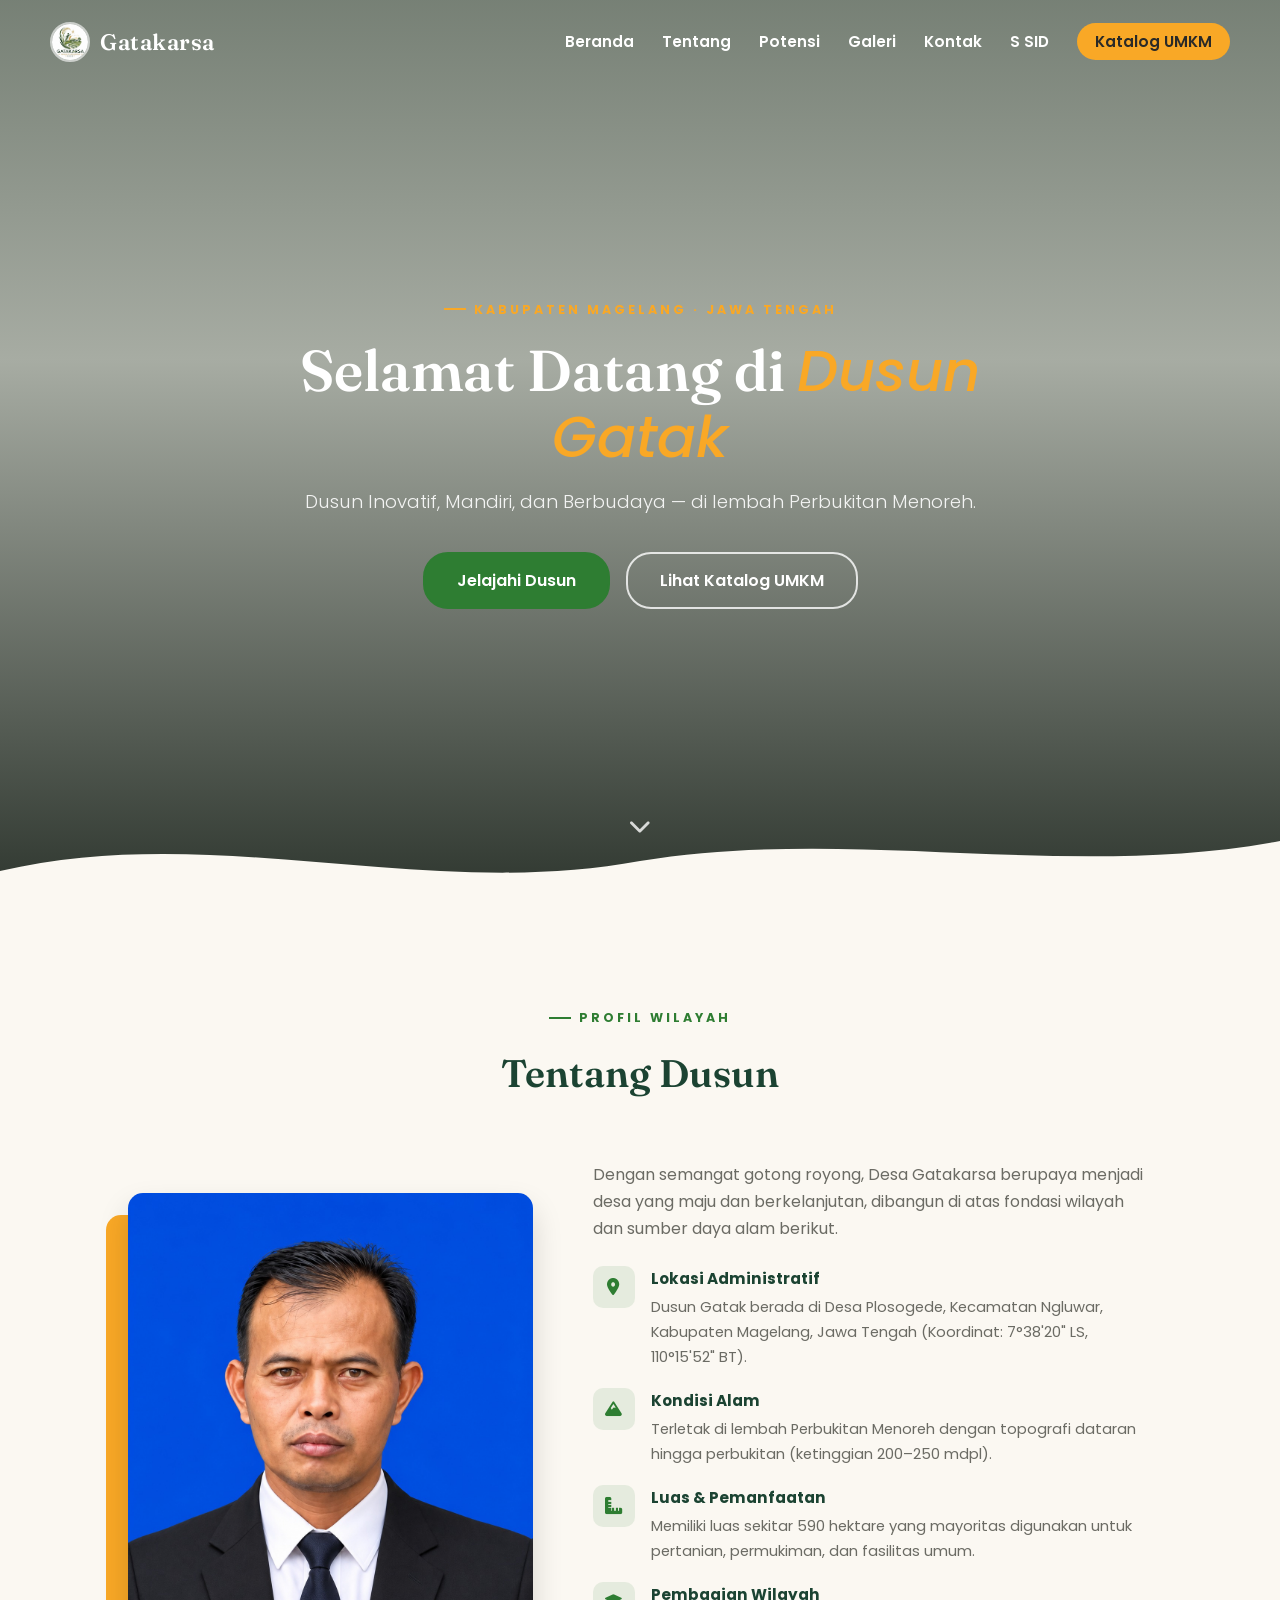
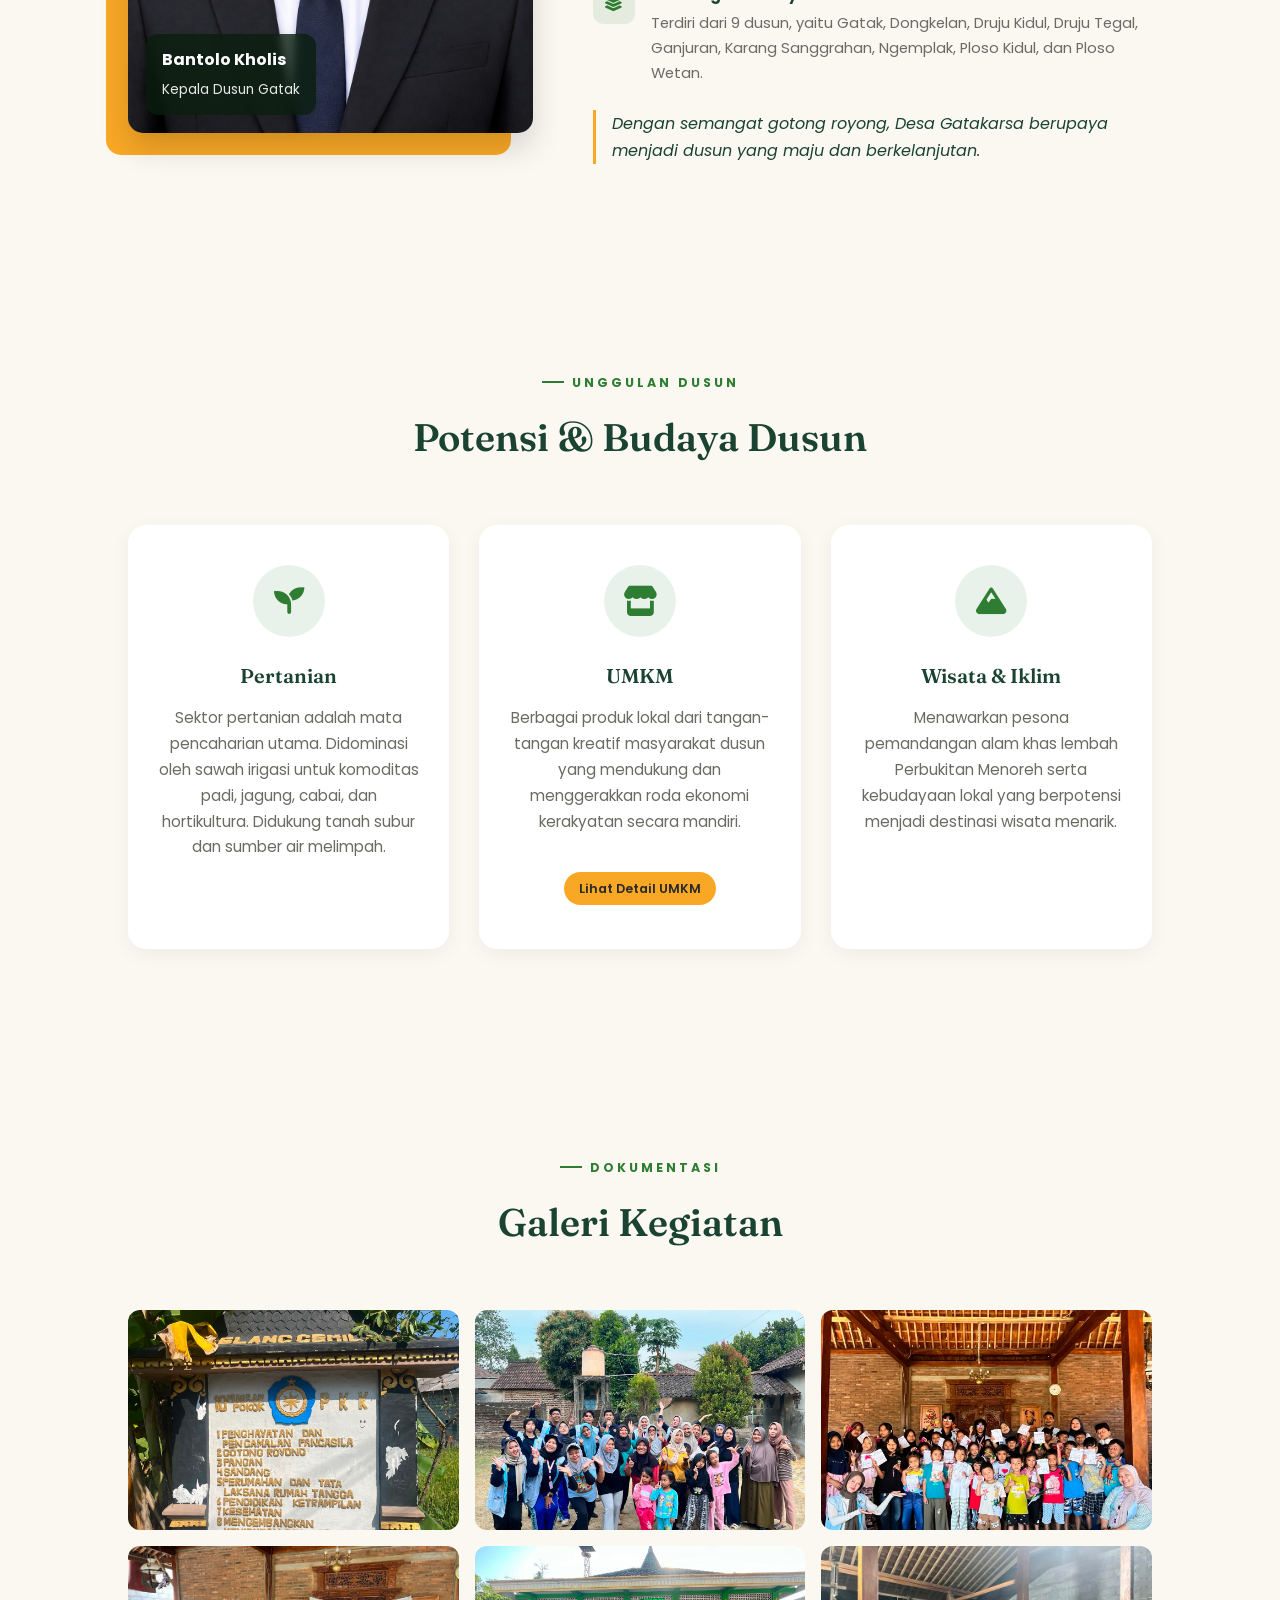
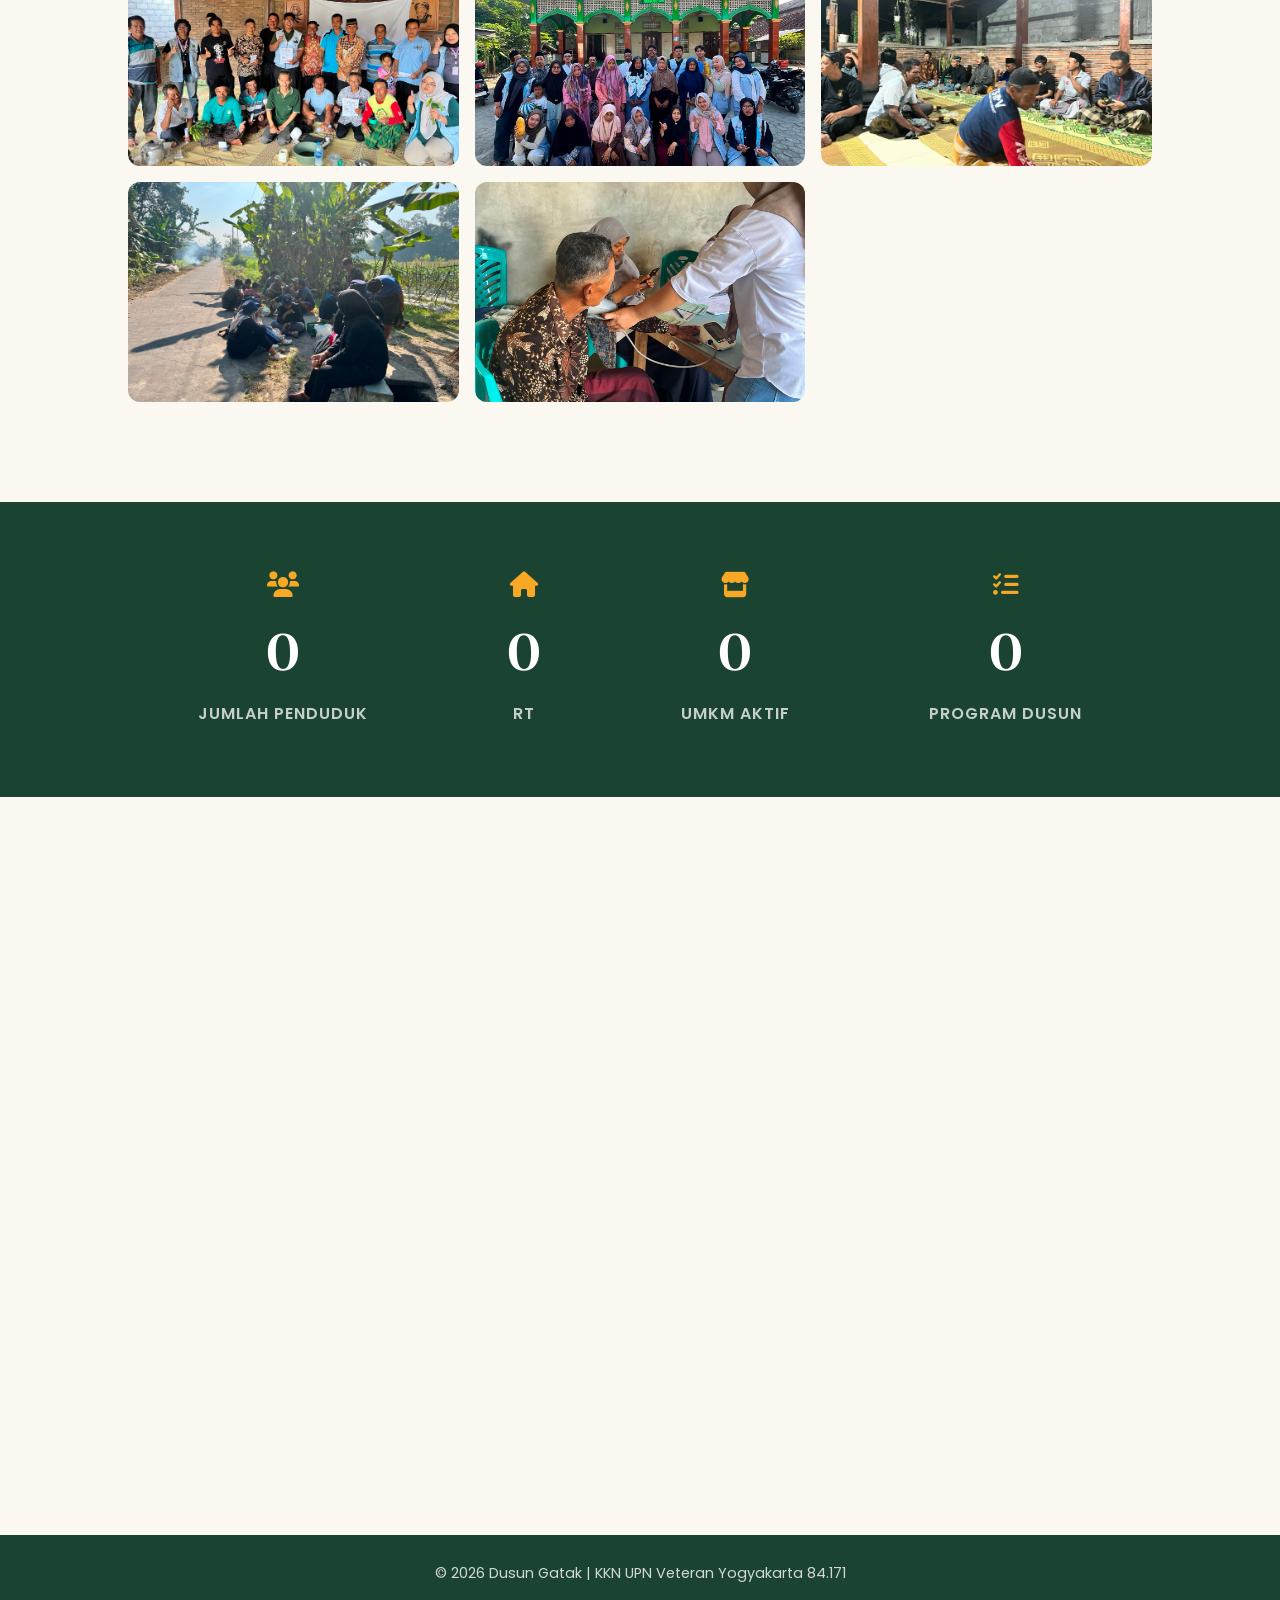
<file: index.html>
<!DOCTYPE html>
<html lang="id">
<head>
    <meta charset="UTF-8">
    <meta name="viewport" content="width=device-width, initial-scale=1.0">
    <title>dusun Gatak - KKN UPN Veteran Yogyakarta 84.171</title>
    <!-- Google Fonts: Fraunces untuk judul (karakter hangat, organik), Poppins untuk isi -->
    <link href="https://fonts.googleapis.com/css2?family=Poppins:wght@300;400;600;700&family=Fraunces:ital,opsz,wght@0,9..144,400;0,9..144,500;0,9..144,600;0,9..144,700;1,9..144,500&display=swap" rel="stylesheet">
    <!-- FontAwesome untuk Ikon -->
    <link rel="stylesheet" href="https://cdnjs.cloudflare.com/ajax/libs/font-awesome/6.0.0/css/all.min.css">

    <style>
        /* === VARIABEL WARNA & TIPOGRAFI === */
        :root {
            --primary-color: #2E7D32;   /* Hijau alam */
            --primary-dark: #1B4332;    /* Hijau tua, untuk teks/aksen gelap */
            --secondary-color: #F9A826; /* Kuning panen */
            --cream: #FBF8F2;           /* Latar hangat, bukan abu netral */
            --text-dark: #2A2A28;
            --text-muted: #6b6b64;
            --text-light: #f4f4f4;
            --bg-light: var(--cream);
            --font-display: 'Fraunces', serif;
            --font-body: 'Poppins', sans-serif;
        }

        * { margin: 0; padding: 0; box-sizing: border-box; font-family: var(--font-body); scroll-behavior: smooth; }
        body { color: var(--text-dark); background-color: var(--bg-light); line-height: 1.7; }

        h1, h2, h3 { font-family: var(--font-display); font-weight: 600; }

        .eyebrow {
            display: inline-flex; align-items: center; gap: 8px;
            font-size: 0.78rem; font-weight: 700; letter-spacing: 3px; text-transform: uppercase;
            color: var(--secondary-color);
        }
        .eyebrow::before { content: ''; width: 22px; height: 2px; background: var(--secondary-color); display: inline-block; }

        /* === NAVBAR === */
        header nav {
            position: fixed; top: 0; width: 100%;
            display: flex; justify-content: space-between; align-items: center;
            padding: 22px 50px; background: transparent; transition: all 0.4s ease; z-index: 1000;
        }
        header nav.scrolled { background: rgba(251,248,242,0.95); backdrop-filter: blur(6px); box-shadow: 0 4px 20px rgba(0,0,0,0.08); padding: 14px 50px; }

        .logo { display: flex; align-items: center; gap: 10px; }
        .logo img { width: 40px; height: 40px; border-radius: 50%; object-fit: cover; border: 2px solid rgba(255,255,255,0.6); }
        .logo h2 { color: white; transition: 0.4s; font-size: 1.4rem; letter-spacing: 0.5px; }
        header nav.scrolled .logo img { border-color: var(--secondary-color); }
        header nav.scrolled .logo h2 { color: var(--primary-dark); }

        nav ul { display: flex; list-style: none; gap: 28px; align-items: center; }
        nav ul li a {
            text-decoration: none; color: white; font-weight: 600; font-size: 0.95rem;
            transition: 0.3s; position: relative;
        }
        header nav.scrolled ul li a { color: var(--text-dark); }
        nav ul li a::after {
            content: ''; position: absolute; width: 0; height: 2px;
            bottom: -6px; left: 0; background-color: var(--secondary-color); transition: width 0.3s ease;
        }
        nav ul li a:hover::after { width: 100%; }
        nav ul li a.nav-cta {
            background: var(--secondary-color); color: var(--text-dark) !important; padding: 8px 18px; border-radius: 20px;
        }
        nav ul li a.nav-cta::after { display: none; }
        nav ul li a.nav-cta:hover { background: var(--primary-color); color: white !important; }

        /* === HERO SECTION === */
        .hero {
            height: 100vh; min-height: 640px; position: relative;
            background:
                linear-gradient(180deg, rgba(10,30,15,0.55) 0%, rgba(10,30,15,0.35) 40%, rgba(10,20,12,0.85) 100%),
                url('https://images.unsplash.com/photo-1729778721407-46e81816a2a7?fm=jpg&q=80&w=2000&auto=format&fit=crop') center/cover no-repeat;
            display: flex; flex-direction: column; justify-content: center; align-items: center;
            text-align: center; color: white; overflow: hidden;
        }
        .hero .overlay { max-width: 720px; padding: 0 20px; }
        .hero .eyebrow { color: var(--secondary-color); margin-bottom: 18px; opacity: 0; animation: fadeIn 1s ease forwards; animation-delay: 0.1s; }
        .hero h1 {
            font-size: 3.6rem; margin-bottom: 16px; line-height: 1.15; font-weight: 600;
            animation: slideDown 1s ease forwards;
        }
        .hero h1 em { font-style: italic; color: var(--secondary-color); font-weight: 500; }
        .hero p { font-family: var(--font-body); font-size: 1.15rem; margin-bottom: 34px; font-weight: 300; color: rgba(255,255,255,0.9); animation: slideUp 1s ease forwards; animation-delay: 0.3s; opacity: 0; }

        .hero-actions { display: flex; gap: 16px; justify-content: center; flex-wrap: wrap; opacity: 0; animation: fadeIn 1s ease forwards; animation-delay: 0.6s; }

        .btn {
            padding: 13px 32px; background: var(--primary-color); color: white; text-decoration: none;
            border-radius: 25px; font-weight: 600; transition: 0.3s; display: inline-block; border: 2px solid var(--primary-color);
        }
        .btn:hover { background: var(--secondary-color); border-color: var(--secondary-color); color: var(--text-dark); transform: translateY(-3px); box-shadow: 0 8px 20px rgba(0,0,0,0.25); }

        .btn-outline { background: transparent; border: 2px solid rgba(255,255,255,0.8); color: white; }
        .btn-outline:hover { background: white; border-color: white; color: var(--primary-dark); }

        .btn-small {
            display: inline-block; margin-top: 10px; padding: 6px 15px;
            background: var(--secondary-color); color: var(--text-dark); text-decoration: none;
            border-radius: 20px; font-size: 0.8rem; font-weight: 600; transition: 0.3s;
        }
        .btn-small:hover { background: var(--primary-color); color: white; transform: translateY(-2px); }

        .scroll-cue {
            position: absolute; bottom: 55px; left: 50%; transform: translateX(-50%);
            color: white; font-size: 1.4rem; opacity: 0.8; animation: bounce 2s infinite;
        }

        /* Pembatas bukit di bawah hero, menandai lembah perbukitan Menoreh */
        .hill-divider { position: absolute; bottom: -1px; left: 0; width: 100%; line-height: 0; }
        .hill-divider svg { width: 100%; height: 90px; display: block; }

        /* === SECTIONS UMUM === */
        section { padding: 100px 10%; }
        .section-head { text-align: center; max-width: 640px; margin: 0 auto 55px; }
        .section-head .eyebrow { margin-bottom: 12px; color: var(--primary-color); }
        .section-head .eyebrow::before { background: var(--primary-color); }
        h2 { font-size: 2.4rem; color: var(--primary-dark); }

        /* === TENTANG DESA === */
        .about-content { display: flex; gap: 60px; align-items: center; }
        .about-img-wrap { width: 42%; position: relative; }
        .about-img-wrap::before {
            content: ''; position: absolute; top: 22px; left: -22px; width: 100%; height: 100%;
            background: var(--secondary-color); border-radius: 15px; z-index: 0;
        }
        .about-content img { position: relative; z-index: 1; width: 100%; display: block; border-radius: 15px; box-shadow: 0 15px 30px rgba(0,0,0,0.15); transition: 0.3s; }
        .about-img-caption {
            position: absolute; left: 18px; bottom: 18px; z-index: 2;
            background: rgba(10, 30, 15, 0.78); color: white;
            padding: 12px 16px; border-radius: 12px;
            backdrop-filter: blur(4px);
            box-shadow: 0 8px 20px rgba(0,0,0,0.15);
        }
        .about-img-caption strong { display: block; font-size: 1rem; margin-bottom: 2px; }
        .about-img-caption span { font-size: 0.85rem; color: rgba(255,255,255,0.9); }
        .about-content img:hover { transform: translateY(-4px); }
        .about-content .about-text { width: 58%; }
        .about-text > p:first-of-type { margin-bottom: 20px; color: var(--text-muted); }

        .info-list { display: flex; flex-direction: column; gap: 18px; margin: 24px 0; }
        .info-item { display: flex; gap: 16px; align-items: flex-start; }
        .info-item .icon-box {
            flex-shrink: 0; width: 42px; height: 42px; border-radius: 10px;
            background: rgba(46,125,50,0.1); color: var(--primary-color);
            display: flex; align-items: center; justify-content: center; font-size: 1.05rem;
        }
        .info-item h4 { font-family: var(--font-body); font-size: 0.95rem; font-weight: 700; color: var(--primary-dark); margin-bottom: 3px; }
        .info-item p { font-size: 0.92rem; color: var(--text-muted); }

        .tagline { font-style: italic; color: var(--primary-dark); border-left: 3px solid var(--secondary-color); padding-left: 16px; margin-top: 10px; }

        /* === POTENSI DESA (KARTU) === */
        .cards { display: grid; grid-template-columns: repeat(auto-fit, minmax(300px, 1fr)); gap: 30px; }
        .card {
            background: white; padding: 40px 30px; border-radius: 18px;
            box-shadow: 0 5px 20px rgba(0,0,0,0.05); text-align: center;
            transition: 0.4s ease; border-bottom: 4px solid transparent;
        }
        .card .icon-circle {
            width: 72px; height: 72px; border-radius: 50%; margin: 0 auto 22px;
            background: rgba(46,125,50,0.1); display: flex; align-items: center; justify-content: center;
            transition: 0.4s ease;
        }
        .card i { font-size: 1.9rem; color: var(--primary-color); }
        .card:hover { transform: translateY(-10px); box-shadow: 0 20px 35px rgba(0,0,0,0.1); border-bottom: 4px solid var(--secondary-color); }
        .card:hover .icon-circle { background: var(--secondary-color); }
        .card:hover .icon-circle i { color: var(--text-dark); }
        .card h3 { margin-bottom: 12px; font-size: 1.25rem; color: var(--primary-dark); }
        .card p { color: var(--text-muted); font-size: 0.95rem; }

        /* === GALERI === */
        .gallery-grid { display: grid; grid-template-columns: repeat(auto-fit, minmax(250px, 1fr)); gap: 16px; }
        .gallery-item { position: relative; border-radius: 12px; overflow: hidden; cursor: pointer; }
        .gallery-item img { width: 100%; height: 220px; object-fit: cover; display: block; transition: 0.5s ease; }
        .gallery-item:hover img { transform: scale(1.08); }
        .gallery-item::after {
            content: ''; position: absolute; inset: 0;
            background: linear-gradient(180deg, transparent 50%, rgba(0,0,0,0.55) 100%);
            opacity: 0; transition: 0.3s;
        }
        .gallery-item:hover::after { opacity: 1; }

        /* === STATISTIK === */
        .stats {
            background: var(--primary-dark); color: white;
            display: flex; justify-content: space-around; flex-wrap: wrap; text-align: center; padding: 70px 10%;
        }
        .stat-box i { font-size: 1.6rem; color: var(--secondary-color); margin-bottom: 10px; display: block; }
        .stat-box h3 { font-size: 3.2rem; margin-bottom: 5px; color: white; font-family: var(--font-display); }
        .stat-box p { font-size: 1rem; font-weight: 600; text-transform: uppercase; letter-spacing: 1px; color: rgba(255,255,255,0.75); font-family: var(--font-body); }

        /* === KONTAK === */
        .contact { background: white; }
        .contact form { max-width: 600px; margin: 0 auto; display: flex; flex-direction: column; gap: 16px; }
        .contact input, .contact textarea {
            width: 100%; padding: 15px 18px; border: 1.5px solid #e5e2da; border-radius: 10px;
            font-size: 1rem; transition: 0.3s; background: var(--cream); font-family: var(--font-body);
        }
        .contact input:focus, .contact textarea:focus { border-color: var(--primary-color); outline: none; background: white; box-shadow: 0 0 0 4px rgba(46, 125, 50, 0.1); }
        .contact button {
            padding: 16px; background: var(--primary-color); color: white; border: none; border-radius: 10px;
            font-size: 1.05rem; cursor: pointer; transition: 0.3s; font-weight: bold; letter-spacing: 0.3px;
        }
        .contact button:hover { background: var(--secondary-color); color: var(--text-dark); }

        /* === FOOTER === */
        footer { background: var(--primary-dark); color: rgba(255,255,255,0.8); text-align: center; padding: 26px; font-size: 0.9rem; }

        /* === ANIMASI SCROLL (JS) === */
        .reveal { opacity: 0; transform: translateY(50px); transition: all 0.8s ease-in-out; }
        .reveal.active { opacity: 1; transform: translateY(0); }

        /* === KEYFRAMES === */
        @keyframes slideDown { from { opacity: 0; transform: translateY(-50px); } to { opacity: 1; transform: translateY(0); } }
        @keyframes slideUp { from { opacity: 0; transform: translateY(50px); } to { opacity: 1; transform: translateY(0); } }
        @keyframes fadeIn { from { opacity: 0; } to { opacity: 1; } }
        @keyframes bounce { 0%, 100% { transform: translate(-50%, 0); } 50% { transform: translate(-50%, -10px); } }

        /* === RESPONSIVE === */
        @media (max-width: 768px) {
            section { padding: 70px 6%; }
            .about-content { flex-direction: column; }
            .about-img-wrap, .about-content .about-text { width: 100%; }
            .about-img-wrap::before { display: none; }
            header nav { padding: 18px 20px; }
            header nav ul { position: fixed; top: 0; right: -100%; height: 100vh; width: 70%; max-width: 300px;
                background: white; flex-direction: column; justify-content: center; gap: 26px; transition: 0.4s ease; box-shadow: -5px 0 20px rgba(0,0,0,0.1); }
            header nav ul.open { right: 0; }
            header nav ul li a { color: var(--text-dark) !important; }
            .nav-toggle { display: block; background: none; border: none; color: white; font-size: 1.5rem; cursor: pointer; z-index: 1100; }
            header nav.scrolled .nav-toggle { color: var(--primary-dark); }
            .hero h1 { font-size: 2.3rem; }
            .hero p { font-size: 1rem; }
        }
        @media (min-width: 769px) { .nav-toggle { display: none; } }
    </style>
</head>
<body>

<!-- Navbar -->
<header>
    <nav id="navbar">
        <div class="logo">
            <img src="images/logo.jpeg" alt="Logo" onerror="this.src='https:'">
            <h2>Gatakarsa</h2>
        </div>
        <button class="nav-toggle" id="navToggle" aria-label="Buka menu"><i class="fas fa-bars"></i></button>
        <ul id="navList">
            <li><a href="#beranda">Beranda</a></li>
            <li><a href="#tentang">Tentang</a></li>
            <li><a href="#potensi">Potensi</a></li>
            <li><a href="#galeri">Galeri</a></li>
            <li><a href="#kontak">Kontak</a></li>
            <li><a href="https://s.id/dusungatak">S SID</a></li>
            <li><a href="umkm.html" target="_blank" class="nav-cta">Katalog UMKM</a></li>
        </ul>
    </nav>
</header>

<!-- Hero Section -->
<section class="hero" id="beranda">
    <div class="overlay">
        <span class="eyebrow">Kabupaten Magelang · Jawa Tengah</span>
        <h1>Selamat Datang di <em>Dusun Gatak</em></h1>
        <p>Dusun Inovatif, Mandiri, dan Berbudaya — di lembah Perbukitan Menoreh.</p>
        <div class="hero-actions">
            <a href="#tentang" class="btn">Jelajahi Dusun</a>
            <a href="umkm.html" target="_blank" class="btn btn-outline">Lihat Katalog UMKM</a>
        </div>
    </div>
    <a href="#tentang" class="scroll-cue" aria-label="Gulir ke bawah"><i class="fas fa-chevron-down"></i></a>
    <div class="hill-divider">
        <svg viewBox="0 0 1440 90" preserveAspectRatio="none" xmlns="http://www.w3.org/2000/svg">
            <path d="M0,60 C240,10 480,90 720,50 C960,15 1200,70 1440,30 L1440,90 L0,90 Z" fill="#FBF8F2"></path>
        </svg>
    </div>
</section>

<!-- Tentang Desa -->
<section class="about reveal" id="tentang">
    <div class="section-head">
        <span class="eyebrow">Profil Wilayah</span>
        <h2>Tentang Dusun</h2>
    </div>
    <div class="about-content">
        <div class="about-img-wrap">
            <img src="images/kepaladesa2.jpeg" alt="Kepala Desa" onerror="this.src='https:'">
            <div class="about-img-caption">
                <strong>Bantolo Kholis</strong>
                <span>Kepala Dusun Gatak</span>
            </div>
        </div>
        <div class="about-text">
            <p>Dengan semangat gotong royong, Desa Gatakarsa berupaya menjadi desa yang maju dan berkelanjutan, dibangun di atas fondasi wilayah dan sumber daya alam berikut.</p>

            <div class="info-list">
                <div class="info-item">
                    <div class="icon-box"><i class="fas fa-map-marker-alt"></i></div>
                    <div>
                        <h4>Lokasi Administratif</h4>
                        <p>Dusun Gatak berada di Desa Plosogede, Kecamatan Ngluwar, Kabupaten Magelang, Jawa Tengah (Koordinat: 7°38'20" LS, 110°15'52" BT).</p>
                    </div>
                </div>
                <div class="info-item">
                    <div class="icon-box"><i class="fas fa-mountain"></i></div>
                    <div>
                        <h4>Kondisi Alam</h4>
                        <p>Terletak di lembah Perbukitan Menoreh dengan topografi dataran hingga perbukitan (ketinggian 200–250 mdpl).</p>
                    </div>
                </div>
                <div class="info-item">
                    <div class="icon-box"><i class="fas fa-ruler-combined"></i></div>
                    <div>
                        <h4>Luas & Pemanfaatan</h4>
                        <p>Memiliki luas sekitar 590 hektare yang mayoritas digunakan untuk pertanian, permukiman, dan fasilitas umum.</p>
                    </div>
                </div>
                <div class="info-item">
                    <div class="icon-box"><i class="fas fa-layer-group"></i></div>
                    <div>
                        <h4>Pembagian Wilayah</h4>
                        <p>Terdiri dari 9 dusun, yaitu Gatak, Dongkelan, Druju Kidul, Druju Tegal, Ganjuran, Karang Sanggrahan, Ngemplak, Ploso Kidul, dan Ploso Wetan.</p>
                    </div>
                </div>
            </div>

            <p class="tagline">Dengan semangat gotong royong, Desa Gatakarsa berupaya menjadi dusun yang maju dan berkelanjutan.</p>
        </div>
    </div>
</section>

<!-- Potensi & Budaya Desa -->
<section class="potensi reveal" id="potensi">
    <div class="section-head">
        <span class="eyebrow">Unggulan Dusun</span>
        <h2>Potensi & Budaya Dusun</h2>
    </div>
    <div class="cards">

        <div class="card">
            <div class="icon-circle"><i class="fas fa-seedling"></i></div>
            <h3>Pertanian</h3>
            <p>Sektor pertanian adalah mata pencaharian utama. Didominasi oleh sawah irigasi untuk komoditas padi, jagung, cabai, dan hortikultura. Didukung tanah subur dan sumber air melimpah.</p>
        </div>

        <div class="card">
            <div class="icon-circle"><i class="fas fa-store"></i></div>
            <h3>UMKM</h3>
            <p>Berbagai produk lokal dari tangan-tangan kreatif masyarakat dusun yang mendukung dan menggerakkan roda ekonomi kerakyatan secara mandiri.</p>
            <br>
            <a href="umkm.html" target="_blank" class="btn-small">Lihat Detail UMKM</a>
        </div>

        <div class="card">
            <div class="icon-circle"><i class="fas fa-mountain"></i></div>
            <h3>Wisata & Iklim</h3>
            <p>Menawarkan pesona pemandangan alam khas lembah Perbukitan Menoreh serta kebudayaan lokal yang berpotensi menjadi destinasi wisata menarik.</p>
        </div>

    </div>
</section>

<!-- Galeri -->
<section class="galeri reveal" id="galeri">
    <div class="section-head">
        <span class="eyebrow">Dokumentasi</span>
        <h2>Galeri Kegiatan</h2>
    </div>
    <div class="gallery-grid">
        <div class="gallery-item"><img src="images/kegiatan.jpeg" alt="Kegiatan 1" onerror="this.src='https://images.unsplash.com/photo-1500937386664-56d1dfef3854?q=80&w=800&auto=format&fit=crop'"></div>
        <div class="gallery-item"><img src="images/kegiatan1.jpeg" alt="Kegiatan 2" onerror="this.src='https://images.unsplash.com/photo-1500937386664-56d1dfef3854?q=80&w=800&auto=format&fit=crop'"></div>
        <div class="gallery-item"><img src="images/kegiatan2.jpeg" alt="Kegiatan 3" onerror="this.src='https://images.unsplash.com/photo-1500937386664-56d1dfef3854?q=80&w=800&auto=format&fit=crop'"></div>
        <div class="gallery-item"><img src="images/kegiatan3.jpeg" alt="Kegiatan 4" onerror="this.src='https://images.unsplash.com/photo-1500937386664-56d1dfef3854?q=80&w=800&auto=format&fit=crop'"></div>
        <div class="gallery-item"><img src="images/kegiatan4.jpeg" alt="Kegiatan 5" onerror="this.src='https://images.unsplash.com/photo-1500937386664-56d1dfef3854?q=80&w=800&auto=format&fit=crop'"></div>
        <div class="gallery-item"><img src="images/kegiatan7.jpeg" alt="Kegiatan 6" onerror="this.src='https://images.unsplash.com/photo-1500937386664-56d1dfef3854?q=80&w=800&auto=format&fit=crop'"></div>
        <div class="gallery-item"><img src="images/kegiatan6.jpeg" alt="Kegiatan 7" onerror="this.src='https://images.unsplash.com/photo-1500937386664-56d1dfef3854?q=80&w=800&auto=format&fit=crop'"></div>
        <div class="gallery-item"><img src="images/kegiatan5.jpeg" alt="Kegiatan 8" onerror="this.src='https://images.unsplash.com/photo-1500937386664-56d1dfef3854?q=80&w=800&auto=format&fit=crop'"></div>
    </div>
</section>

<!-- Statistik -->
<section class="stats" id="statistik">
    <div class="stat-box">
        <i class="fas fa-users"></i>
        <h3 class="counter" data-target="412">0</h3>
        <p>Jumlah Penduduk</p>
    </div>
    <div class="stat-box">
        <i class="fas fa-house"></i>
        <h3 class="counter" data-target="4">0</h3>
        <p>RT</p>
    </div>
    <div class="stat-box">
        <i class="fas fa-store"></i>
        <h3 class="counter" data-target="8">0</h3>
        <p>UMKM Aktif</p>
    </div>
    <div class="stat-box">
        <i class="fas fa-list-check"></i>
        <h3 class="counter" data-target="5">0</h3>
        <p>Program Dusun</p>
    </div>
</section>

<!-- Kontak -->
<section class="contact reveal" id="kontak">
    <div class="section-head">
        <span class="eyebrow">Sampaikan Pesan</span>
        <h2>Hubungi Kami</h2>
    </div>
    <form>
        <input type="text" placeholder="Nama Lengkap" required>
        <input type="email" placeholder="Alamat Email" required>
        <textarea rows="5" placeholder="Tulis pesan Anda di sini..." required></textarea>
        <button type="submit">Kirim Pesan</button>
    </form>
</section>

<footer>
    <p>© 2026 Dusun Gatak | KKN UPN Veteran Yogyakarta 84.171 </p>
</footer>

<script>
    // 1. Efek Navbar Berubah Warna Saat Di-scroll
    window.addEventListener("scroll", function() {
        let navbar = document.getElementById("navbar");
        if (window.scrollY > 50) {
            navbar.classList.add("scrolled");
        } else {
            navbar.classList.remove("scrolled");
        }
    });

    // 1b. Toggle menu mobile
    const navToggle = document.getElementById("navToggle");
    const navList = document.getElementById("navList");
    navToggle.addEventListener("click", () => navList.classList.toggle("open"));
    navList.querySelectorAll("a").forEach(a => a.addEventListener("click", () => navList.classList.remove("open")));

    // 2. Animasi Muncul Saat Scroll (Scroll Reveal)
    function reveal() {
        var reveals = document.querySelectorAll(".reveal");
        for (var i = 0; i < reveals.length; i++) {
            var windowHeight = window.innerHeight;
            var elementTop = reveals[i].getBoundingClientRect().top;
            var elementVisible = 150;
            if (elementTop < windowHeight - elementVisible) {
                reveals[i].classList.add("active");
            }
        }
    }
    window.addEventListener("scroll", reveal);
    reveal(); // Trigger saat halaman pertama kali dimuat

    // 3. Efek Angka Bergerak (Counter Animation) pada Statistik
    const counters = document.querySelectorAll('.counter');
    let counted = false;

    window.addEventListener('scroll', () => {
        let statsSection = document.getElementById('statistik');
        let sectionTop = statsSection.getBoundingClientRect().top;
        let windowHeight = window.innerHeight;

        // Jalankan animasi jika bagian statistik mulai terlihat di layar
        if(sectionTop < windowHeight && !counted) {
            counters.forEach(counter => {
                const updateCount = () => {
                    const target = +counter.getAttribute('data-target');
                    const count = +counter.innerText;
                    // Tentukan kecepatan hitung
                    const inc = target / 50;

                    if (count < target) {
                        counter.innerText = Math.ceil(count + inc);
                        setTimeout(updateCount, 30);
                    } else {
                        counter.innerText = target;
                    }
                };
                updateCount();
            });
            counted = true; // Supaya tidak mengulang dari nol terus saat di-scroll
        }
    });
</script>
</body>
</html>
</file>
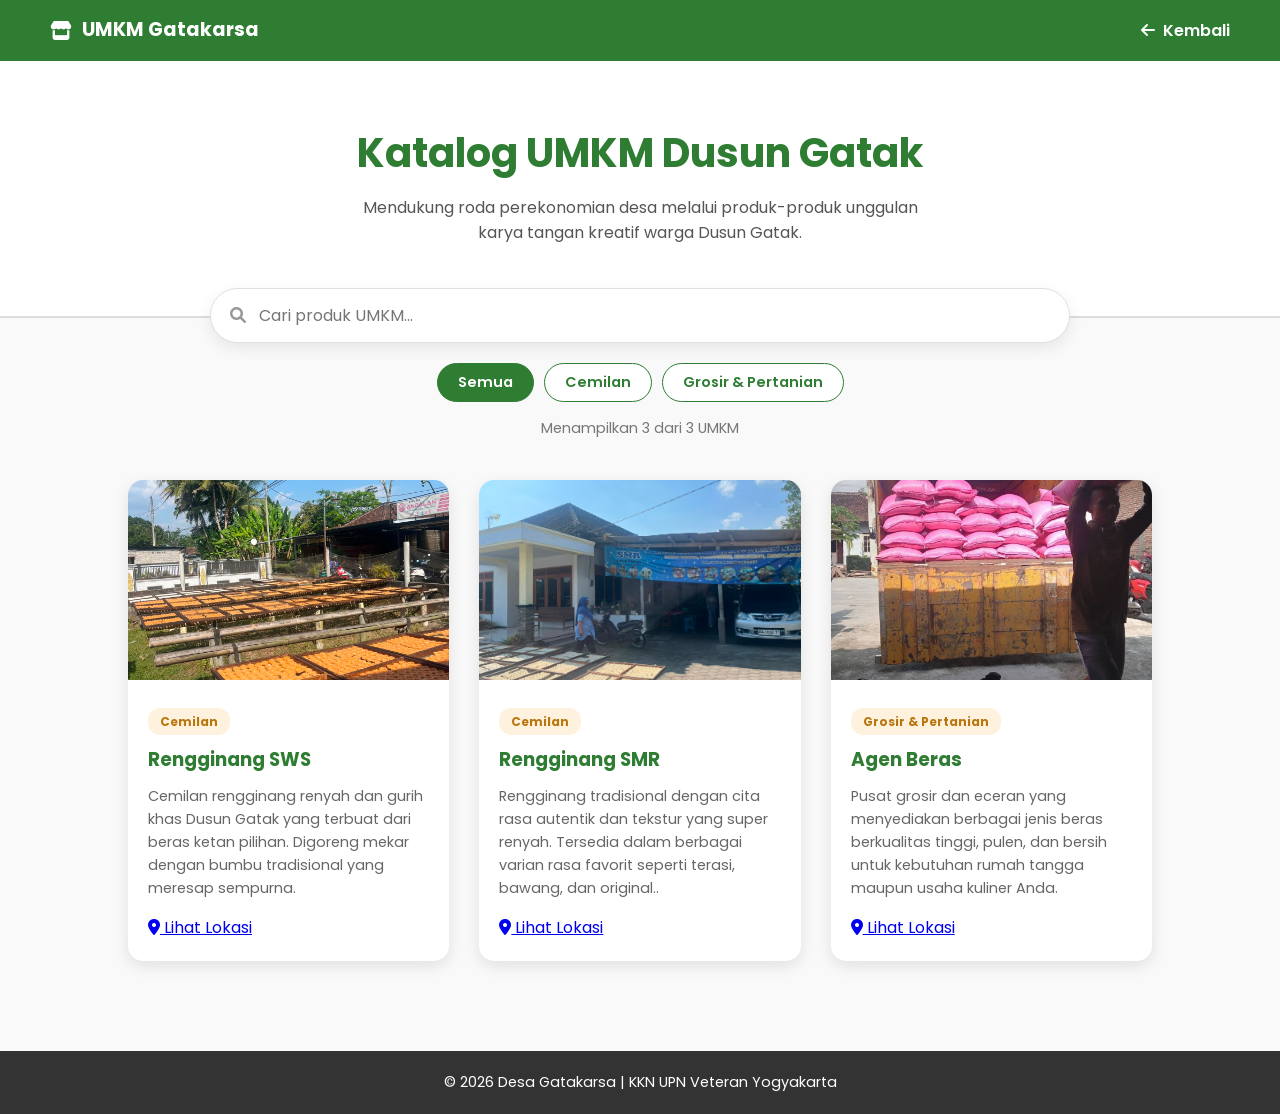
<file: umkm.html>
<!DOCTYPE html>
<html lang="id">
<head>
    <meta charset="UTF-8">
    <meta name="viewport" content="width=device-width, initial-scale=1.0">
    <title>Katalog UMKM - Desa Gatakarsa</title>
    <link href="https://fonts.googleapis.com/css2?family=Poppins:wght@300;400;600;700&display=swap" rel="stylesheet">
    <link rel="stylesheet" href="https://cdnjs.cloudflare.com/ajax/libs/font-awesome/6.0.0/css/all.min.css">
    
    <style>
        :root {
            --primary-color: #2E7D32; 
            --secondary-color: #F9A826; 
            --text-dark: #333333;
            --bg-light: #f9f9f9;
        }

        * { margin: 0; padding: 0; box-sizing: border-box; font-family: 'Poppins', sans-serif; }
        body { color: var(--text-dark); background-color: var(--bg-light); line-height: 1.6; }

        /* Navbar Sederhana */
        header { background: var(--primary-color); padding: 15px 50px; display: flex; justify-content: space-between; align-items: center; color: white; }
        .logo { display: flex; align-items: center; gap: 10px; font-size: 1.2rem; font-weight: bold; }
        .btn-back { color: white; text-decoration: none; font-weight: 600; display: flex; align-items: center; gap: 8px; transition: 0.3s; }
        .btn-back:hover { color: var(--secondary-color); }

        /* Header UMKM */
        .umkm-header { text-align: center; padding: 60px 20px; background: white; border-bottom: 2px solid #ddd; }
        .umkm-header h1 { color: var(--primary-color); font-size: 2.5rem; }
        .umkm-header p { max-width: 600px; margin: 10px auto; color: #555; }

        /* Filter & Search Bar */
        .filter-bar { max-width: 900px; margin: -30px auto 0; padding: 0 20px; position: relative; z-index: 5; }
        .search-box { position: relative; margin-bottom: 20px; }
        .search-box i { position: absolute; left: 20px; top: 50%; transform: translateY(-50%); color: #999; font-size: 1rem; }
        .search-box input {
            width: 100%; padding: 14px 20px 14px 48px; border-radius: 30px; border: 1px solid #e0e0e0;
            font-size: 1rem; background: white; box-shadow: 0 5px 15px rgba(0,0,0,0.08); transition: 0.3s;
        }
        .search-box input:focus { outline: none; border-color: var(--primary-color); box-shadow: 0 5px 15px rgba(46,125,50,0.15); }

        .category-filters { display: flex; flex-wrap: wrap; gap: 10px; justify-content: center; }
        .filter-btn {
            padding: 8px 20px; border-radius: 20px; border: 1.5px solid var(--primary-color);
            background: white; color: var(--primary-color); font-weight: 600; font-size: 0.9rem;
            cursor: pointer; transition: 0.25s; font-family: inherit;
        }
        .filter-btn:hover { background: rgba(46,125,50,0.08); }
        .filter-btn.active { background: var(--primary-color); color: white; }

        .result-count { text-align: center; color: #777; font-size: 0.9rem; margin-top: 15px; }

        /* Grid Katalog UMKM */
        .katalog-container { padding: 40px 10% 50px; display: grid; grid-template-columns: repeat(auto-fit, minmax(300px, 1fr)); gap: 30px; }
        
        .umkm-card { background: white; border-radius: 15px; overflow: hidden; box-shadow: 0 5px 15px rgba(0,0,0,0.1); transition: 0.3s; }
        .umkm-card:hover { transform: translateY(-5px); box-shadow: 0 10px 25px rgba(0,0,0,0.15); }
        .umkm-card.hidden { display: none; }
        .umkm-img { width: 100%; height: 200px; object-fit: cover; }
        
        .umkm-info { padding: 20px; }
        .umkm-info .badge {
            display: inline-block; background: rgba(249,168,38,0.15); color: #b9760f;
            font-size: 0.75rem; font-weight: 700; padding: 4px 12px; border-radius: 12px; margin-bottom: 10px;
        }
        .umkm-info h3 { color: var(--primary-color); margin-bottom: 10px; }
        .umkm-info p { font-size: 0.9rem; margin-bottom: 15px; color: #666; }
        
        .btn-hubungi { display: block; text-align: center; background: var(--secondary-color); color: var(--text-dark); padding: 10px; border-radius: 8px; text-decoration: none; font-weight: bold; transition: 0.3s; }
        .btn-hubungi:hover { background: var(--primary-color); color: white; }

        .no-results { display: none; text-align: center; padding: 60px 20px; color: #888; }
        .no-results i { font-size: 2.5rem; color: #ccc; margin-bottom: 15px; display: block; }
        .no-results.show { display: block; }

        footer { background: var(--text-dark); color: white; text-align: center; padding: 20px; margin-top: 40px; font-size: 0.9rem; }
    </style>
</head>
<body>

    <!-- Navbar -->
    <header>
        <div class="logo"><i class="fas fa-store"></i> UMKM Gatakarsa</div>
        <!-- Tombol untuk kembali ke tab halaman utama -->
        <a href="javascript:window.close();" class="btn-back"><i class="fas fa-arrow-left"></i> Kembali</a>
    </header>

    <!-- Header Halaman -->
    <div class="umkm-header">
        <h1>Katalog UMKM Dusun Gatak</h1>
        <p>Mendukung roda perekonomian desa melalui produk-produk unggulan karya tangan kreatif warga Dusun Gatak.</p>
    </div>

    <!-- Search & Filter -->
    <div class="filter-bar">
        <div class="search-box">
            <i class="fas fa-search"></i>
            <input type="text" id="searchInput" placeholder="Cari produk UMKM...">
        </div>
        <div class="category-filters" id="categoryFilters">
            <button class="filter-btn active" data-category="semua">Semua</button>
            <button class="filter-btn" data-category="cemilan">Cemilan</button>
            <button class="filter-btn" data-category="grosir">Grosir & Pertanian</button>
        </div>
        <p class="result-count" id="resultCount"></p>
    </div>

    <!-- Katalog Produk -->
    <div class="katalog-container" id="katalogContainer">
        
        <!-- Contoh UMKM 1 -->
        <div class="umkm-card" data-category="cemilan" data-name="rengginang sws cemilan renyah gurih beras ketan">
            <img src="images/sws.jpeg" alt="Produk UMKM 1" class="umkm-img" onerror="this.src='https://source.unsplash.com/400x300/?food,snack'">
            <div class="umkm-info">
                <span class="badge">Cemilan</span>
                <h3>Rengginang SWS</h3>
                <p>Cemilan rengginang renyah dan gurih khas Dusun Gatak yang terbuat dari beras ketan pilihan. Digoreng mekar dengan bumbu tradisional yang meresap sempurna.</p>
                <!-- Ganti URL pada href dengan link Google Maps UMKM ini -->
                <a href="https://maps.google.com/?q=Lokasi+Rengginang+SWS" target="_blank" class="btn-maps"><i class="fas fa-map-marker-alt"></i> Lihat Lokasi</a>
            </div>
        </div>
    
        <!-- Contoh UMKM 2 -->
        <div class="umkm-card" data-category="cemilan" data-name="rengginang smr cemilan tradisional terasi bawang original">
            <img src="images/smr.jpeg" alt="Produk UMKM 2" class="umkm-img" onerror="this.src='https://source.unsplash.com/400x300/?craft,bamboo'">
            <div class="umkm-info">
                <span class="badge">Cemilan</span>
                <h3>Rengginang SMR</h3>
                <p>Rengginang tradisional dengan cita rasa autentik dan tekstur yang super renyah. Tersedia dalam berbagai varian rasa favorit seperti terasi, bawang, dan original..</p>
                <!-- Ganti URL pada href dengan link Google Maps UMKM ini -->
                <a href="https://maps.google.com/?q=Lokasi+Rengginang+SMR" target="_blank" class="btn-maps"><i class="fas fa-map-marker-alt"></i> Lihat Lokasi</a>
            </div>
        </div>
    
        <!-- Contoh UMKM 3 -->
        <div class="umkm-card" data-category="grosir" data-name="agen beras grosir eceran padi">
            <img src="images/beras.jpeg" alt="Produk UMKM 3" class="umkm-img" onerror="this.src='https://source.unsplash.com/400x300/?farming,vegetables'">
            <div class="umkm-info">
                <span class="badge">Grosir & Pertanian</span>
                <h3>Agen Beras</h3>
                <p>Pusat grosir dan eceran yang menyediakan berbagai jenis beras berkualitas tinggi, pulen, dan bersih untuk kebutuhan rumah tangga maupun usaha kuliner Anda.</p>
                <!-- Ganti URL pada href dengan link Google Maps UMKM ini -->
                <a href="https://maps.app.goo.gl/g7f6mRoMxqEBiDwx6" target="_blank" class="btn-maps"><i class="fas fa-map-marker-alt"></i> Lihat Lokasi</a>
            </div>
        </div>
    
    </div>

    <div class="no-results" id="noResults">
        <i class="fas fa-box-open"></i>
        <p>Tidak ada UMKM yang cocok dengan pencarian atau filter kamu.</p>
    </div>

    <footer>
        <p>© 2026 Desa Gatakarsa | KKN UPN Veteran Yogyakarta</p>
    </footer>

    <script>
        const searchInput = document.getElementById('searchInput');
        const filterButtons = document.querySelectorAll('.filter-btn');
        const cards = document.querySelectorAll('.umkm-card');
        const noResults = document.getElementById('noResults');
        const resultCount = document.getElementById('resultCount');
        const totalCards = cards.length;

        let activeCategory = 'semua';

        function applyFilters() {
            const keyword = searchInput.value.trim().toLowerCase();
            let visibleCount = 0;

            cards.forEach(card => {
                const matchesCategory = activeCategory === 'semua' || card.dataset.category === activeCategory;
                const matchesSearch = card.dataset.name.includes(keyword);

                if (matchesCategory && matchesSearch) {
                    card.classList.remove('hidden');
                    visibleCount++;
                } else {
                    card.classList.add('hidden');
                }
            });

            noResults.classList.toggle('show', visibleCount === 0);
            resultCount.textContent = `Menampilkan ${visibleCount} dari ${totalCards} UMKM`;
        }

        searchInput.addEventListener('input', applyFilters);

        filterButtons.forEach(btn => {
            btn.addEventListener('click', () => {
                filterButtons.forEach(b => b.classList.remove('active'));
                btn.classList.add('active');
                activeCategory = btn.dataset.category;
                applyFilters();
            });
        });

        applyFilters();
    </script>

</body>
</html>
</file>
